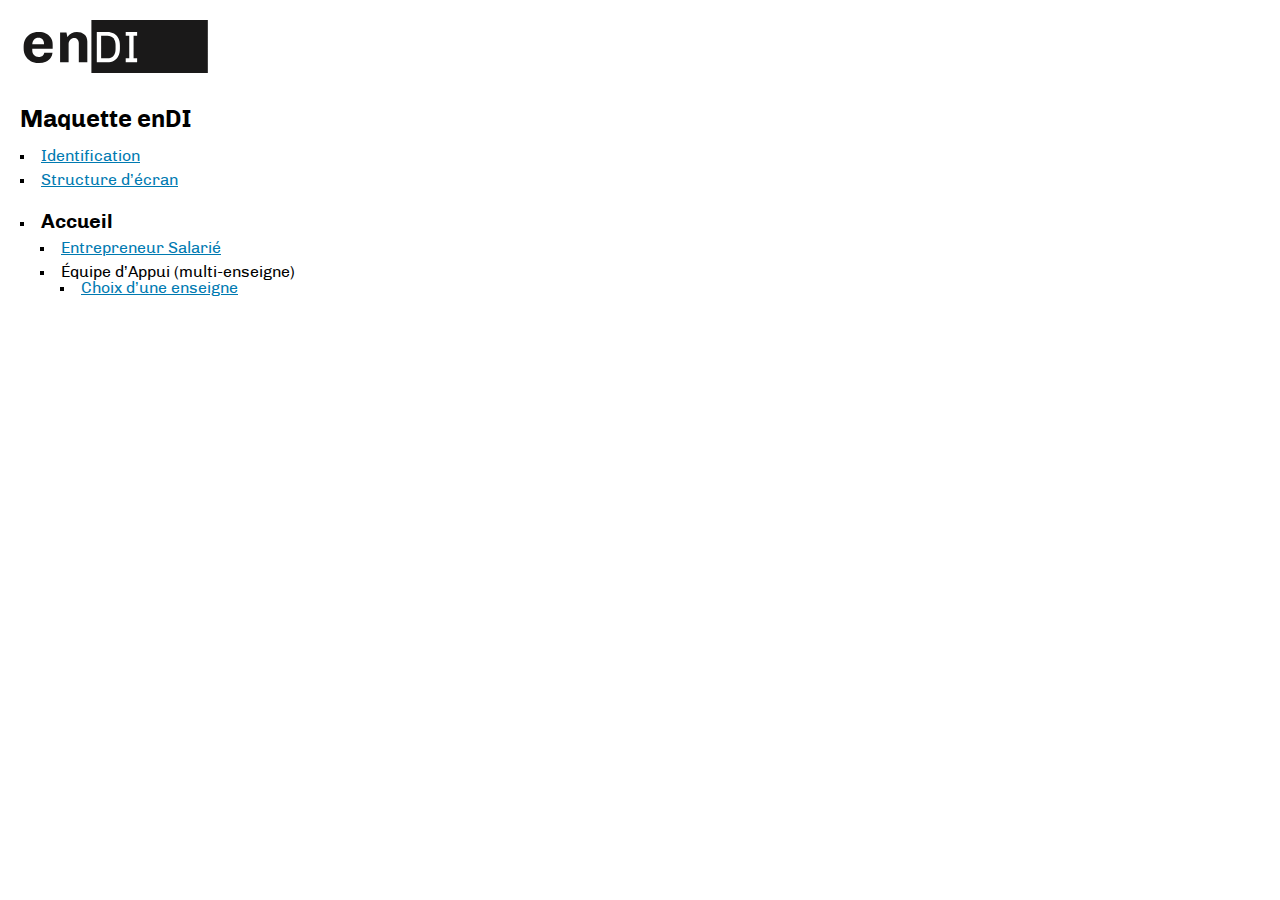
<file: index.html>
<!DOCTYPE html>
<html lang="fr">
<head>
	<meta charset="utf-8" />
	<title>Maquette enDI</title>
	<meta name="viewport" content="width=device-width,initial-scale=1,minimal-ui">
	<link rel="stylesheet" href="css/main.css" type="text/css" media="screen,projection,print">
	<style type="text/css">
		body {
			padding: 20px;
		}
		h1 {
			margin: 2rem 0 1rem;
		}
		h2 {
			display: inline-block;
			margin: 1rem 0 .5rem;
		}
		li {
			margin-bottom: .5rem;
		}
		ul ul {
			margin-left: 20px;
		}
	</style>
</head>
<body>
	<img width="188" height="53" alt="Logo enDI - entreprendre DIFFÉREMMENT" title="entreprendre DIFFÉREMMENT"src="resources/endi_logo-noir.svg">
	<h1>Maquette enDI</h1>
	
	<ul>
		<li><a href="html/identification.html">Identification</a></li>
		<li><a href="html/layout.html">Structure d’écran</a></li>
		<li>
			<h2>Accueil</h2>
			<ul>
				<li><a href="html/accueilES.html">Entrepreneur Salarié</a></li>
				<li>Équipe d’Appui (multi-enseigne)
					<ul>
						<li>
							<a href="html/accueilEA_multi_enseigne.html">Choix d’une enseigne</a>
						</li>
					</ul>
				</li>
			</ul>
		</li>
	</ul>
</body>
</html>
</file>
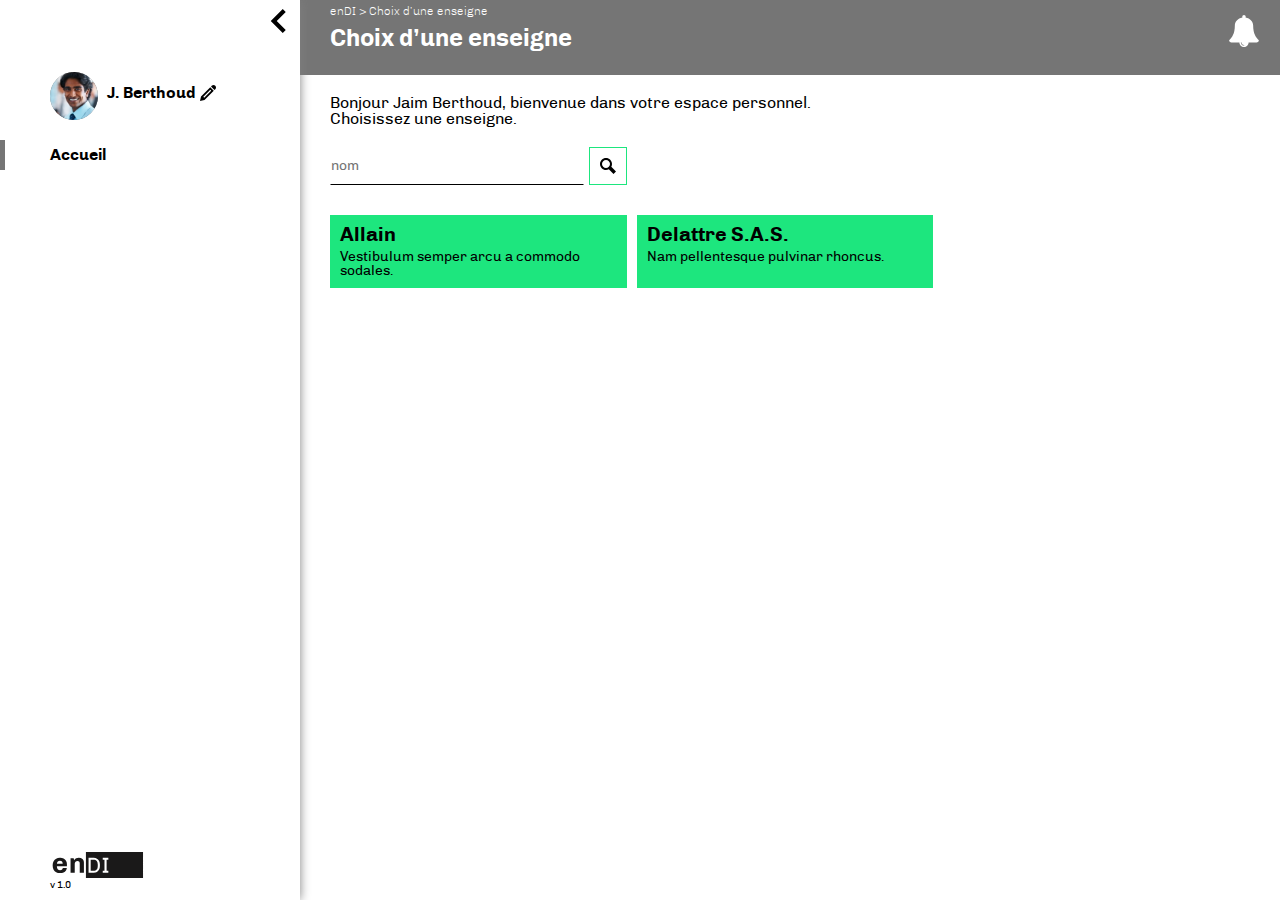
<file: html/accueilEA_multi_enseigne.html>
<!DOCTYPE html>
<html lang="fr">
<head>
	<meta charset="utf-8" />
	<title>Choix d’une enseigne – enDI</title>
	<meta name="viewport" content="width=device-width,initial-scale=1,minimal-ui">
	<link rel="stylesheet" href="../css/main.css" type="text/css" media="screen,projection,print">
</head>
<body class="theme_default">
	<div class="base_layout layout flex screen">
		<div id="demo_base_menu" class="base_menu flex">
			<p class="access_tools" role="navigation" aria-label="page">
				<a href="#target_content">aller au contenu</a>
				<a href="#target_menu">au menu</a>
			</p>
			<ul class="menu_tools">
				<li class="menu">
					<a href="javascript:void(0);" onclick="toggleOpen('demo_base_menu');" title="afficher le menu" class="icon">
						<svg><use href="../resources/icons.svg#menu" xlink:href="../resources/icons.svg#menu"></use></svg>
						<span class="screen-reader-text">afficher le menu</span>
					</a>
				</li>
				<li class="menu_size mini">
					<a href="javascript:void(0);" onclick="resize('menu');" title="minimiser le menu" class="icon">
						<svg><use href="../resources/icons.svg#arrow-triangle-left" xlink:href="../resources/icons.svg#arrow-triangle-left"></use></svg>
						<span class="screen-reader-text">minimiser le menu</span>
					</a>
				</li>
				<li class="menu_size maxi">
					<a href="javascript:void(0);" onclick="resize('menu');" title="maximiser le menu" class="icon menu_size">
						<svg><use href="../resources/icons.svg#arrow-triangle-right" xlink:href="../resources/icons.svg#arrow-triangle-right"></use></svg>
						<span class="screen-reader-text">maximiser le menu</span>
					</a>
				</li>
			</ul>
			<header>
				<span class="user_avatar">
					<img width="256" height="256" alt="Jaim Berthoud" src="../resources/photos/user4.jpg">
				</span> 
				<a href="javascript:void(0);" title="modifier votre profil" class="icon edit">
					J. Berthoud
					<svg><use href="../resources/icons.svg#edit" xlink:href="../resources/icons.svg#edit"></use></svg>
					<span class="screen-reader-text">modifier votre profil</span>
				</a>
				<span class="icon theme people" title="vous gérez une personne">
					<svg><use href="../resources/icons.svg#user-full" xlink:href="../resources/icons.svg#user-full"></use></svg>
					<span class="screen-reader-text">vous gérez une personne</span>
				</span>
				<span class="icon theme entity" title="vous gérez une entité">
					<svg><use href="../resources/icons.svg#entity" xlink:href="../resources/icons.svg#entity"></use></svg>
					<span class="screen-reader-text">vous gérez une enseigne</span>
				</span>
			</header>
			<nav id="target_menu" role="navigation">
				<ul>
					<li class="current_item"><a href="javascript:void(0);">Accueil</a></li>
				</ul>
			</nav>
			<footer>
				<img width="94" height="26" alt="Logo enDI - entreprendre DIFFÉREMMENT" title="entreprendre DIFFÉREMMENT" src="../resources/endi_logo-noir.svg"><br>
				v 1.0
			</footer>
		</div>
		<div class="base_content layout flex">
			<header id="demo_main_header" class="main_header" role="banner">
				<div class="header_content layout flex">
					<div>
						<p class="breadcrumbs">
							enDI > Choix d’une enseigne
						</p>
						<h1>
							Choix d’une enseigne
						</h1>
					</div>
					<ul class="layout flex tools">
						<li>
							<a href="javascript:void(0);" onclick="showNotifs();" title="pas de notification" class="icon">
								<svg><use href="../resources/icons.svg#bell" xlink:href="../resources/icons.svg#bell"></use></svg>
								<span class="screen-reader-text">pas de notification</span>
							</a>
						</li>
					</ul>
				</div>
			</header>
			<div class="main_area">
				<main id="target_content" class="" role="main">
					<div class="main_content">
						<p class="message">
							Bonjour Jaim Berthoud, bienvenue dans votre espace personnel.<br>
							Choisissez une enseigne.
						</p>
						<div class="entities_choice">
							<form>
								<div class="layout flex search_form">
									<label for="cal_search" class="screen-reader-text">Rechercher par nom</label>
									<input type="text" id="cal_search" placeholder="nom" title="Rechercher par nom">
									<button type="submit" class="icon only" title="Rechercher">
										<svg><use href="../resources/icons.svg#search" xlink:href="../resources/icons.svg#search"></use></svg>
										<span class="screen-reader-text">Rechercher</span>
									</button>
								</div>
							</form>
							<ul class="layout flex">
								<li>
									<a href="javascript:void(0);" title="Accéder à la gestion de l’entité Allain">
										<h2><span class="screen-reader-text">Accéder à la gestion de l’entité </span>Allain</h2>
										<p>
											Vestibulum semper arcu a commodo sodales.
										</p>										
									</a>
								</li>
								<li>
									<a href="javascript:void(0);" title="Accéder à la gestion de l’entité Delattre S.A.S.">
										<h2><span class="screen-reader-text">Accéder à la gestion de l’entité </span>Delattre S.A.S.</h2>
										<p>
											Nam pellentesque pulvinar rhoncus.
										</p>										
									</a>
								</li>
							</ul>
						</div>
					</div>
				</main>
<!-- 
				<div class="context_help" role="complementary">
					Aide contextuelle (optionnel)
				</div>
 -->
			</div>
		</div>
	</div>
	<div id="notifications" class="notifications">
		<h2 class="screen-reader-text">Notifications</h2>
		<ul>
			<li class="success">
				<span class="icon">
					<svg><use href="../resources/icons.svg#check" xlink:href="../resources/icons.svg#check"></use></svg>
				</span>
				<span class="text">La facture EP001-190401 a été validée.</span>
				<a href="javascript:void(0);" title="Fermer cette notification" onclick="toggleOpen( this.parentNode );" class="icon close">
					<svg><use href="../resources/icons.svg#cross" xlink:href="../resources/icons.svg#cross"></use></svg>
					<span class="screen-reader-text">Fermer cette notification</span>
				</a>
			</li>
			<li class="neutral">
				<span class="icon">
					<svg><use href="../resources/icons.svg#clock" xlink:href="../resources/icons.svg#clock"></use></svg>
				</span>
				<span class="text">Vous avez rendez-vous avec Cécile Legrand demain.</span>
				<a href="javascript:void(0);" title="Fermer cette notification" onclick="toggleOpen( this.parentNode );" class="icon close">
					<svg><use href="../resources/icons.svg#cross" xlink:href="../resources/icons.svg#cross"></use></svg>
					<span class="screen-reader-text">Fermer cette notification</span>
				</a>
			</li>
		</ul>
	</div>

<script src="../js/demoScript.js"></script>

</body>
</html>
</file>
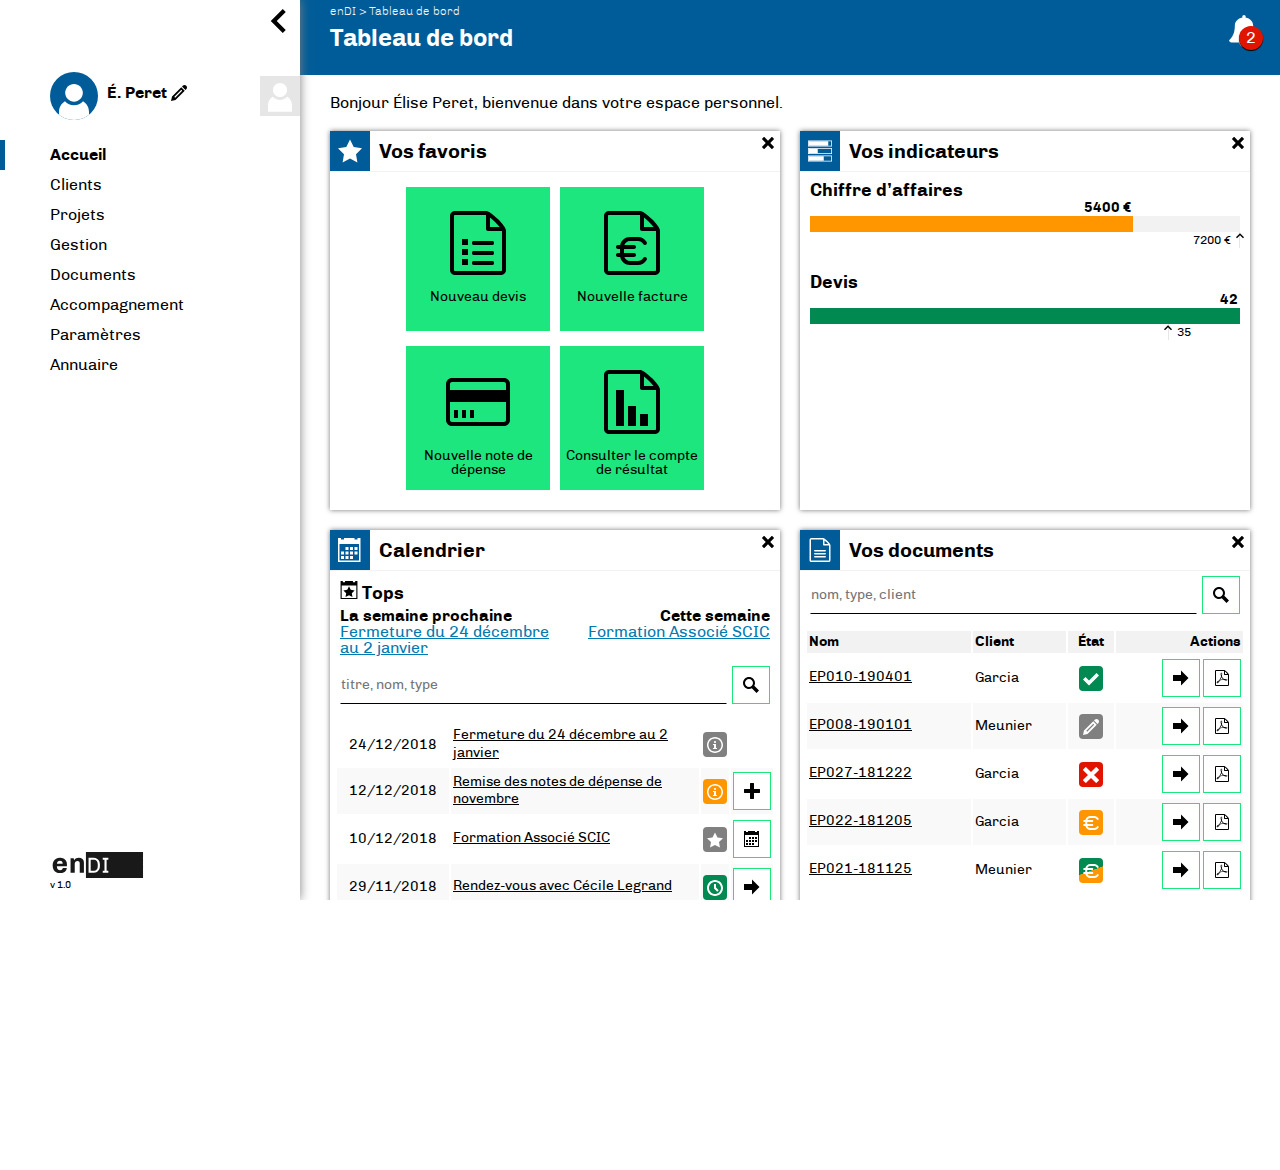
<file: html/accueilES.html>
<!DOCTYPE html>
<html lang="fr">
<head>
	<meta charset="utf-8" />
	<title>Tableau de bord – enDI</title>
	<meta name="viewport" content="width=device-width,initial-scale=1,minimal-ui">
	<link rel="stylesheet" href="../css/main.css" type="text/css" media="screen,projection,print">
</head>
<body class="theme_manage_people">
	<div class="base_layout layout flex screen">
		<div id="demo_base_menu" class="base_menu flex">
			<p class="access_tools" role="navigation" aria-label="page">
				<a href="#target_content">aller au contenu</a>
				<a href="#target_menu">au menu</a>
			</p>
			<ul class="menu_tools">
				<li class="menu">
					<a href="javascript:void(0);" onclick="toggleOpen('demo_base_menu');" title="afficher le menu" class="icon">
						<svg><use href="../resources/icons.svg#menu" xlink:href="../resources/icons.svg#menu"></use></svg>
						<span class="screen-reader-text">afficher le menu</span>
					</a>
				</li>
				<li class="menu_size mini">
					<a href="javascript:void(0);" onclick="resize('menu');" title="minimiser le menu" class="icon">
						<svg><use href="../resources/icons.svg#arrow-triangle-left" xlink:href="../resources/icons.svg#arrow-triangle-left"></use></svg>
						<span class="screen-reader-text">minimiser le menu</span>
					</a>
				</li>
				<li class="menu_size maxi">
					<a href="javascript:void(0);" onclick="resize('menu');" title="maximiser le menu" class="icon menu_size">
						<svg><use href="../resources/icons.svg#arrow-triangle-right" xlink:href="../resources/icons.svg#arrow-triangle-right"></use></svg>
						<span class="screen-reader-text">maximiser le menu</span>
					</a>
				</li>
			</ul>
			<header>
				<span class="user_avatar">
					<svg><use href="../resources/icons.svg#user" xlink:href="../resources/icons.svg#user"></use></svg>
				</span> 
				<a href="javascript:void(0);" title="modifier votre profil" class="icon edit">
					É. Peret
					<svg><use href="../resources/icons.svg#edit" xlink:href="../resources/icons.svg#edit"></use></svg>
					<span class="screen-reader-text">modifier votre profil</span>
				</a>
				<span class="icon theme people" title="vous gérez une personne">
					<svg><use href="../resources/icons.svg#user-full" xlink:href="../resources/icons.svg#user-full"></use></svg>
					<span class="screen-reader-text">vous gérez une personne</span>
				</span>
				<span class="icon theme entity" title="vous gérez une entité">
					<svg><use href="../resources/icons.svg#entity" xlink:href="../resources/icons.svg#entity"></use></svg>
					<span class="screen-reader-text">vous gérez une enseigne</span>
				</span>
			</header>
			<nav id="target_menu" role="navigation">
				<ul>
					<li class="current_item"><a href="javascript:void(0);">Accueil</a></li>
					<li><a href="javascript:void(0);">Clients</a></li>
					<li><a href="javascript:void(0);">Projets</a></li>
					<li><a href="javascript:void(0);">Gestion</a></li>
					<li><a href="javascript:void(0);">Documents</a></li>
					<li><a href="javascript:void(0);">Accompagnement</a></li>
					<li><a href="javascript:void(0);">Paramètres</a></li>
					<li><a href="javascript:void(0);">Annuaire</a></li>
				</ul>
			</nav>
			<footer>
				<img width="94" height="26" alt="Logo enDI - entreprendre DIFFÉREMMENT" title="entreprendre DIFFÉREMMENT" src="../resources/endi_logo-noir.svg"><br>
				v 1.0
			</footer>
		</div>
		<div class="base_content layout flex">
			<header id="demo_main_header" class="main_header" role="banner">
				<div class="header_content layout flex">
					<div>
						<p class="breadcrumbs">
							enDI > Tableau de bord
						</p>
						<h1>
							Tableau de bord
						</h1>
					</div>
					<ul class="layout flex tools">
						<li>
							<a href="javascript:void(0);" onclick="showNotifs();" title="2 notifications" class="icon">
								<svg><use href="../resources/icons.svg#bell" xlink:href="../resources/icons.svg#bell"></use></svg>
								<span class="bubble">2</span><span class="screen-reader-text"> notifications</span>
							</a>
						</li>
					</ul>
				</div>
			</header>
			<div class="main_area">
				<main id="target_content" class="" role="main">
					<div class="main_content">
						<p class="message">
							Bonjour Élise Peret, bienvenue dans votre espace personnel.
						</p>
						<div class="layout flex dashboard">
							<div class="dash_elem"><!--  favoris -->
								<h2>
									<span class="icon">
										<svg><use href="../resources/icons.svg#star-full" xlink:href="../resources/icons.svg#star-full"></use></svg>
									</span>
									Vos favoris
									<a href="javascript:void(0);" title="Ne plus afficher ce panneau" class="icon close">
										<svg><use href="../resources/icons.svg#cross" xlink:href="../resources/icons.svg#cross"></use></svg>
										<span class="screen-reader-text">Ne plus afficher ce panneau</span>
									</a>
								</h2>
								<ul class="layout flex favourites">
									<li>
										<a href="javascript:void(0);" title="Créer un nouveau devis">
											<svg><use href="../resources/icons.svg#file-list" xlink:href="../resources/icons.svg#file-list"></use></svg>
											Nouveau devis
										</a>
									</li>
									<li>
										<a href="javascript:void(0);" title="Créer une nouvelle facture">
											<svg><use href="../resources/icons.svg#file-euro" xlink:href="../resources/icons.svg#file-euro"></use></svg>
											Nouvelle facture
										</a>
									</li>
									<li>
										<a href="javascript:void(0);" title="Créer une nouvelle note de dépense">
											<svg><use href="../resources/icons.svg#credit-card" xlink:href="../resources/icons.svg#credit-card"></use></svg>
											Nouvelle note de dépense
										</a>
									</li>
									<li>
										<a href="javascript:void(0);" title="Consulter le compte de résultat">
											<svg><use href="../resources/icons.svg#file-stats" xlink:href="../resources/icons.svg#file-stats"></use></svg>
											Consulter le compte de résultat
										</a>
									</li>
								</ul>
							</div>
							<div class="dash_elem"><!--  indicateurs -->
								<h2>
									<span class="icon">
										<svg><use href="../resources/icons.svg#stats" xlink:href="../resources/icons.svg#stats"></use></svg>
									</span>
									Vos indicateurs
									<a href="javascript:void(0);" title="Ne plus afficher ce panneau" class="icon close">
										<svg><use href="../resources/icons.svg#cross" xlink:href="../resources/icons.svg#cross"></use></svg>
										<span class="screen-reader-text">Ne plus afficher ce panneau</span>
									</a>
								</h2>
								<h3>Chiffre d’affaires</h3>
								<div class="progress_indicator">
									<progress min="0" max="100" value="75" class="caution" title="75% de votre objectif réalisé">
									</progress>
									<span class="value_info current" style="width:75%;">
										<span class="screen-reader-text">75% réalisé : </span>5400 €
									</span>
									<span class="value_info target" style="left:100%;">
										<span class="screen-reader-text">votre objectif : </span>7200 €
										<svg><use href="../resources/icons.svg#arrow-triangle-up" xlink:href="../resources/icons.svg#arrow-triangle-up"></use></svg>
									</span>
								</div>
								<h3>Devis</h3>
								<div class="progress_indicator">
									<progress min="0" max="100" value="100" class="positive" title="120% de votre objectif réalisé">
									</progress>
									<span class="value_info current" style="width:100%;">
										<span class="screen-reader-text">120% réalisé : </span>42
									</span>
									<span class="value_info target" style="left:83.33%;">
										<span class="screen-reader-text">votre objectif : </span>35
										<svg><use href="../resources/icons.svg#arrow-triangle-up" xlink:href="../resources/icons.svg#arrow-triangle-up"></use></svg>
									</span>
								</div>
<!-- 
								<h3>Factures</h3>
								<div class="progress_indicator">
									<progress min="0" max="100" value="5" class="negative" title="5% de votre objectif réalisé">
									</progress>
									<span class="value_info current" style="width:5%;">
										<span class="screen-reader-text">5% réalisé : </span>400 €
									</span>
									<span class="value_info target" style="left:100%;">
										<span class="screen-reader-text">votre objectif : </span>8000 €
										<svg><use href="../resources/icons.svg#arrow-triangle-up" xlink:href="../resources/icons.svg#arrow-triangle-up"></use></svg>
									</span>
								</div>
 -->
							</div>
							<div class="dash_elem"><!--  calendrier -->
								<h2>
									<span class="icon">
										<svg><use href="../resources/icons.svg#calendar" xlink:href="../resources/icons.svg#calendar"></use></svg>
									</span>
									Calendrier
									<a href="javascript:void(0);" title="Ne plus afficher ce panneau" class="icon close">
										<svg><use href="../resources/icons.svg#cross" xlink:href="../resources/icons.svg#cross"></use></svg>
										<span class="screen-reader-text">Ne plus afficher ce panneau</span>
									</a>
								</h2>
								<div>
									<h3>
										<svg><use href="../resources/icons.svg#calendar-star" xlink:href="../resources/icons.svg#calendar-star"></use></svg>
										Tops
									</h3>
									<div class="layout flex calendar_top">
										<div>
											<h4>La semaine prochaine</h4>
											<p>
												<a href="javascript:void(0);">Fermeture du 24 décembre au 2 janvier</a>
											</p>
										</div>
										<div>
											<h4>Cette semaine</h4>
											<p>
												<a href="javascript:void(0);">Formation Associé SCIC</a>
											</p>
										</div>
									</div>
								</div>
								<form>
									<div class="layout flex search_form">
										<label for="cal_search" class="screen-reader-text">Rechercher par titre, nom d’accompagnant ou type d’événement</label>
										<input type="text" id="cal_search" placeholder="titre, nom, type" title="Rechercher par titre, nom d’accompagnant ou type d’événement">
										<button type="submit" class="icon only" title="Rechercher">
											<svg><use href="../resources/icons.svg#search" xlink:href="../resources/icons.svg#search"></use></svg>
											<span class="screen-reader-text">Rechercher</span>
										</button>
									</div>
								</form>
								<table>
									<thead>
										<tr>
											<th scope="col" class="colDate screen-reader-text">Date</th>											
											<th scope="col" class="colText screen-reader-text">Intitulé</th>
											<th scope="col" class="colState screen-reader-text">État</th>
											<th scope="col" class="colActions screen-reader-text">Actions</th>
										</tr>
									</thead>
									<tbody>
										<tr title="Fermeture de décembre">
											<td class="colDate">
												24/12/2018
											</td>
											<td class="colText"><a href="javascript:void(0);">Fermeture du 24 décembre au 2 janvier</a></td>
											<td class="colState">
												<span class="icon state"><svg><use href="../resources/icons.svg#info" xlink:href="../resources/icons.svg#info"></use></svg></span>
												<span class="screen-reader-text">Fermeture de décembre</span>
											</td>
											<td class="colActions">
											</td>
										</tr>
										<tr title="Date limite pour la remise des notes de dépense de novembre">
											<td class="colDate">
												12/12/2018
											</td>
											<td class="colText"><a href="javascript:void(0);">Remise des notes de dépense de novembre</a></td>
											<td class="colState">
												<span class="icon state caution"><svg><use href="../resources/icons.svg#info" xlink:href="../resources/icons.svg#info"></use></svg></span>
												<span class="screen-reader-text">Date limite pour la remise des notes de dépense de novembre</span>
											</td>
											<td class="colActions">
												<button class="icon only" title="Ajouter une note de dépense">
													<span class="screen-reader-text">Ajouter une note de dépense</span>
													<svg><use href="../resources/icons.svg#plus" xlink:href="../resources/icons.svg#plus"></use></svg>
												</button>
											</td>
										</tr>
										<tr title="Formation - Recommandée par Cécile Legrand">
											<td class="colDate">
												10/12/2018
											</td>
											<td class="colText"><a href="javascript:void(0);">Formation Associé SCIC</a></td>
											<td class="colState">
												<span class="icon state"><svg><use href="../resources/icons.svg#star-full" xlink:href="../resources/icons.svg#star-full"></use></svg></span>
												<span class="screen-reader-text">Formation - Recommandée par Cécile Legrand</span>
											</td>
											<td class="colActions">
												<button class="icon only" title="S’inscrire à cette événement">
													<span class="screen-reader-text">S’inscrire à cette événement</span>
													<svg><use href="../resources/icons.svg#calendar" xlink:href="../resources/icons.svg#calendar"></use></svg>
												</button>
											</td>
										</tr>
										<tr title="Rendez-vous - Programmé">
											<td class="colDate">
												29/11/2018
											</td>
											<td class="colText"><a href="javascript:void(0);">Rendez-vous avec Cécile Legrand</a></td>
											<td class="colState">
												<span class="icon state valid"><svg><use href="../resources/icons.svg#clock" xlink:href="../resources/icons.svg#clock"></use></svg></span>
												<span class="screen-reader-text">Rendez-vous - Programmé</span>
											</td>
											<td class="colActions">
												<button class="icon only" title="Voir cet événement">
													<span class="screen-reader-text">Voir cet événement</span>
													<svg><use href="../resources/icons.svg#arrow-right" xlink:href="../resources/icons.svg#arrow-right"></use></svg>
												</button>
											</td>
										</tr>
										<tr title="Atelier - Terminé">
											<td class="colDate">
												16/11/2018
											</td>
											<td class="colText"><a href="javascript:void(0);">Atelier clôture des comptes</a></td>
											<td class="colState">
												<span class="icon state done"><svg><use href="../resources/icons.svg#check" xlink:href="../resources/icons.svg#check"></use></svg></span>
												<span class="screen-reader-text">Atelier - Terminé</span>
											</td>
											<td class="colActions">
											</td>
										</tr>
										<tr title="Atelier - Reporté">
											<td class="colDate">
												28/10/2018
											</td>
											<td class="colText"><a href="javascript:void(0);">Atelier clôture des comptes</a></td>
											<td class="colState">
												<span class="icon state invalid"><svg><use href="../resources/icons.svg#cross" xlink:href="../resources/icons.svg#cross"></use></svg></span>
												<span class="screen-reader-text">Atelier - Reporté</span>
											</td>
											<td class="colActions">
											</td>
										</tr>
									</tbody>
								</table>
							</div>
							<div class="dash_elem"><!--  documents -->
								<h2>
									<span class="icon">
										<svg><use href="../resources/icons.svg#file-text" xlink:href="../resources/icons.svg#file-text"></use></svg>
									</span>
									Vos documents
									<a href="javascript:void(0);" title="Ne plus afficher ce panneau" class="icon close">
										<svg><use href="../resources/icons.svg#cross" xlink:href="../resources/icons.svg#cross"></use></svg>
										<span class="screen-reader-text">Ne plus afficher ce panneau</span>
									</a>
								</h2>
								<form>
									<div class="layout flex search_form">
										<label for="doc_search" class="screen-reader-text">Rechercher par nom ou type de document, par client</label>
										<input type="text" id="doc_search" placeholder="nom, type, client" title="Rechercher par nom ou type de document, par client">
										<button type="submit" class="icon only" title="Rechercher">
											<svg><use href="../resources/icons.svg#search" xlink:href="../resources/icons.svg#search"></use></svg>
											<span class="screen-reader-text">Rechercher</span>
										</button>
									</div>
								</form>
								<table>
									<thead>
										<tr>
											<th scope="col" class="colText">Nom</th>
											<th scope="col" class="colText">Client</th>
											<th scope="col" class="colState">État</th>
											<th scope="col" class="colActions">Actions</th>
										</tr>
									</thead>
									<tbody>
										<tr title="Facture - Validée">
											<td class="colText"><a href="javascript:void(0);">EP010-190401</a></td>
											<td class="colText">Garcia</td>
											<td class="colState">
												<span class="icon state success"><svg><use href="../resources/icons.svg#check" xlink:href="../resources/icons.svg#check"></use></svg></span>
												<span class="screen-reader-text">Facture - Validée</span>
											</td>
											<td class="colActions">
												<button class="icon only" title="Voir la facture">
													<span class="screen-reader-text">Voir la facture</span>
													<svg><use href="../resources/icons.svg#arrow-right" xlink:href="../resources/icons.svg#arrow-right"></use></svg>
												</button>
												<button class="icon only" title="Télécharger la facture au format pdf">
													<span class="screen-reader-text">Télécharger la facture au format pdf</span>
													<svg><use href="../resources/icons.svg#file-pdf" xlink:href="../resources/icons.svg#file-pdf"></use></svg>
												</button>
											</td>
										</tr>
										<tr title="Devis - Brouillon">
											<td class="colText"><a href="javascript:void(0);">EP008-190101</a></td>
											<td class="colText">Meunier</td>
											<td class="colState">
												<span class="icon state draft"><svg><use href="../resources/icons.svg#edit" xlink:href="../resources/icons.svg#edit"></use></svg></span>
												<span class="screen-reader-text">Devis - Brouillon</span>
											</td>
											<td class="colActions">
												<button class="icon only" title="Voir le devis">
													<span class="screen-reader-text">Voir le devis</span>
													<svg><use href="../resources/icons.svg#arrow-right" xlink:href="../resources/icons.svg#arrow-right"></use></svg>
												</button>
												<button class="icon only" title="Télécharger le devis au format pdf">
													<span class="screen-reader-text">Télécharger le devis au format pdf</span>
													<svg><use href="../resources/icons.svg#file-pdf" xlink:href="../resources/icons.svg#file-pdf"></use></svg>
												</button>
											</td>
										</tr>
										<tr title="Devis - Refusé">
											<td class="colText"><a href="javascript:void(0);">EP027-181222</a></td>
											<td class="colText">Garcia</td>
											<td class="colState">
												<span class="icon state invalid"><svg><use href="../resources/icons.svg#cross" xlink:href="../resources/icons.svg#cross"></use></svg></span>
												<span class="screen-reader-text">Devis - Refusé</span>
											</td>
											<td class="colActions">
												<button class="icon only" title="Voir le devis">
													<span class="screen-reader-text">Voir le devis</span>
													<svg><use href="../resources/icons.svg#arrow-right" xlink:href="../resources/icons.svg#arrow-right"></use></svg>
												</button>
												<button class="icon only" title="Télécharger le devis au format pdf">
													<span class="screen-reader-text">Télécharger le devis au format pdf</span>
													<svg><use href="../resources/icons.svg#file-pdf" xlink:href="../resources/icons.svg#file-pdf"></use></svg>
												</button>
											</td>
										</tr>
										<tr title="Facture - Non payée depuis moins de 45 jours">
											<td class="colText"><a href="javascript:void(0);">EP022-181205</a></td>
											<td class="colText">Garcia</td>
											<td class="colState">
												<span class="icon state unpaid"><svg><use href="../resources/icons.svg#euro" xlink:href="../resources/icons.svg#euro"></use></svg></span>
												<span class="screen-reader-text">Facture - Non payée</span>
											</td>
											<td class="colActions">
												<button class="icon only" title="Voir la facture">
													<span class="screen-reader-text">Voir la facture</span>
													<svg><use href="../resources/icons.svg#arrow-right" xlink:href="../resources/icons.svg#arrow-right"></use></svg>
												</button>
												<button class="icon only" title="Télécharger la facture au format pdf">
													<span class="screen-reader-text">Télécharger la facture au format pdf</span>
													<svg><use href="../resources/icons.svg#file-pdf" xlink:href="../resources/icons.svg#file-pdf"></use></svg>
												</button>
											</td>
										</tr>
										<tr title="Facture - Partiellement payée">
											<td class="colText"><a href="javascript:void(0);">EP021-181125</a></td>
											<td class="colText">Meunier</td>
											<td class="colState">
												<span class="icon state partial_unpaid"><svg><use href="../resources/icons.svg#euro" xlink:href="../resources/icons.svg#euro"></use></svg></span>
												<span class="screen-reader-text">Facture - Non payée</span>
											</td>
											<td class="colActions">
												<button class="icon only" title="Voir la facture">
													<span class="screen-reader-text">Voir la facture</span>
													<svg><use href="../resources/icons.svg#arrow-right" xlink:href="../resources/icons.svg#arrow-right"></use></svg>
												</button>
												<button class="icon only" title="Télécharger la facture au format pdf">
													<span class="screen-reader-text">Télécharger la facture au format pdf</span>
													<svg><use href="../resources/icons.svg#file-pdf" xlink:href="../resources/icons.svg#file-pdf"></use></svg>
												</button>
											</td>
										</tr>
									</tbody>
<!-- 
									<tfoot>
										<tr>
											<td colspan="4" class="colActions">
												<button>
													Nouvelle facture
												</button>
												<button>
													Nouveau devis
												</button>
											</td>
										</tr>
									</tfoot>
 -->
								</table>
							</div>
							<div class="dash_elem"><!--  transactions -->
								<h2>
									<span class="icon">
										<svg><use href="../resources/icons.svg#coin-euro" xlink:href="../resources/icons.svg#coin-euro"></use></svg>
									</span>
									Transactions
									<a href="javascript:void(0);" title="Ne plus afficher ce panneau" class="icon close">
										<svg><use href="../resources/icons.svg#cross" xlink:href="../resources/icons.svg#cross"></use></svg>
										<span class="screen-reader-text">Ne plus afficher ce panneau</span>
									</a>
								</h2>
								<h3>
									Encaissements
								</h3>
								<table>
									<thead>
										<tr>
											<th scope="col" class="colDate screen-reader-text">Date</th>											
											<th scope="col" class="colText screen-reader-text">Intitulé</th>
											<th scope="col" class="colNumber screen-reader-text">Montant</th>
										</tr>
									</thead>
									<tbody>
										<tr>
											<td class="colDate">
												24/11/2018
											</td>
											<td class="colText"><a href="javascript:void(0);">Réglement par virement</a></td>
											<td class="colNumber">
												562,28&nbsp;€
											</td>
										</tr>
										<tr>
											<td class="colDate">
												16/11/2018
											</td>
											<td class="colText"><a href="javascript:void(0);">Réglement par virement</a></td>
											<td class="colNumber">
												375,09&nbsp;€
											</td>
										</tr>
									</tbody>
								</table>
								<h3>
									Remboursements et salaires
								</h3>
								<table>
									<thead>
										<tr>
											<th scope="col" class="colDate screen-reader-text">Date</th>											
											<th scope="col" class="colText screen-reader-text">Intitulé</th>
											<th scope="col" class="colNumber screen-reader-text">Montant</th>
											<th scope="col" class="colState screen-reader-text">Statut</th>
										</tr>
									</thead>
									<tbody>
										<tr title="Virement du salaire - Programmé">
											<td class="colDate">
												30/12/2018
											</td>
											<td class="colText"><a href="javascript:void(0);">Salaire</a></td>
											<td class="colNumber">
												1075,28&nbsp;€
											</td>
											<td class="colState">
												<span class="icon state"><svg><use href="../resources/icons.svg#clock" xlink:href="../resources/icons.svg#clock"></use></svg></span>
											</td>
										</tr>
										<tr title="Remboursement de frais - Programmé">
											<td class="colDate">
												10/12/2018
											</td>
											<td class="colText"><a href="javascript:void(0);">Remboursement de frais</a></td>
											<td class="colNumber">
												96,51&nbsp;€
											</td>
											<td class="colState">
												<span class="icon state"><svg><use href="../resources/icons.svg#clock" xlink:href="../resources/icons.svg#clock"></use></svg></span>
											</td>
										</tr>
										<tr title="Virement du salaire - Effectué">
											<td class="colDate">
												30/11/2018
											</td>
											<td class="colText"><a href="javascript:void(0);">Salaire</a></td>
											<td class="colNumber">
												1075,28&nbsp;€
											</td>
											<td class="colState">
												<span class="icon state valid"><svg><use href="../resources/icons.svg#check" xlink:href="../resources/icons.svg#check"></use></svg></span>
											</td>
										</tr>
									</tbody>
								</table>
							</div>
							<div class="dash_elem"><!--  vie de la CAE -->
								<h2>
									<span class="icon">
										<svg><use href="../resources/icons.svg#news" xlink:href="../resources/icons.svg#news"></use></svg>
									</span>
									Vie de la CAE
									<a href="javascript:void(0);" title="Ne plus afficher ce panneau" class="icon close">
										<svg><use href="../resources/icons.svg#cross" xlink:href="../resources/icons.svg#cross"></use></svg>
										<span class="screen-reader-text">Ne plus afficher ce panneau</span>
									</a>
								</h2>
								<ul class="events">
									<li>
										<h3>Nouvelle promotion</h3>
										<p>
											La nouvelle promotion <strong>NovScoop</strong> nous a rejoint début novembre. <a href="javascript:void(0);">Retrouvez-les sur le blog.</a>
										</p>
									</li>
									<li>
										<h3>Trimestrielle</h3>
										<p>
											Les supports et les photos de la trimestrielle de rentrée sont <a href="javascript:void(0);">disponibles au téléchargement</a>.
										</p>
									</li>
								</ul>
							</div>
							<div class="dash_elem"><!--  linkedIn -->
								<h2>
									<span class="icon">
										<svg><use href="../resources/icons.svg#linkedin" xlink:href="../resources/icons.svg#linkedin"></use></svg>
									</span>
									Votre mur LinkedIn
									<a href="javascript:void(0);" title="Ne plus afficher ce panneau" class="icon close">
										<svg><use href="../resources/icons.svg#cross" xlink:href="../resources/icons.svg#cross"></use></svg>
										<span class="screen-reader-text">Ne plus afficher ce panneau</span>
									</a>
								</h2>
								<ul class="social_wall">
									<li>
										<img width="256" height="256" alt="Kevin Martin" src="../resources/photos/user2.jpg">
										<div>
											<h5><a href="javascript:void(0);">Proin ut risus sed</a> <time>
3 décembre 2018 - 16:15</time></h5>
											<p>
												Aenean fringilla posuere ligula vitae viverra. Pellentesque non urna a massa dictum fringilla molestie id mauris. Duis dignissim mollis augue a rhoncus. Mauris viverra congue elit pharetra lobortis.
										</div>
										</p>
									</li>
									<li>
										<img width="256" height="256" alt="Jean Dupont" src="../resources/photos/user5.jpg">
										<div>
											<h5><a href="javascript:void(0);">Nulla accumsan porttitor</a> <time>
3 décembre 2018 - 11:28</time></h5>
											<p>
												Pellentesque non urna a massa dictum fringilla molestie id mauris. Duis dignissim mollis augue a rhoncus. Mauris viverra congue elit pharetra lobortis.
											</p>
										</div>
									</li>
									<li>
										<img width="256" height="256" alt="Lisa Legrand" src="../resources/photos/user3.jpg">
										<div>
											<h5><a href="javascript:void(0);">Donec varius dictum</a> <time>
3 décembre 2018 - 08:54</time></h5>
											<p>
												Suspendisse ac mauris vel sapien egestas scelerisque ut tempus odio. Donec quis turpis eget purus mollis tempor. Quisque convallis hendrerit ipsum in gravida. Sed dui diam, fringilla sit amet sem sit amet, condimentum condimentum dui.
											</p>
										</div>
									</li>
								</ul>
							</div>
							<div class="dash_elem empty layout flex">
								<button class="icon" title="Ajouter un panneau">
									<svg><use href="../resources/icons.svg#plus" xlink:href="../resources/icons.svg#plus"></use></svg>
									Ajouter un panneau
								</button>
							</div>
						</div>
					</div>
				</main>
<!-- 
				<div class="context_help" role="complementary">
					Aide contextuelle (optionnel)
				</div>
 -->
			</div>
		</div>
	</div>
	<div id="notifications" class="notifications">
		<h2 class="screen-reader-text">Notifications</h2>
		<ul>
			<li class="success">
				<span class="icon">
					<svg><use href="../resources/icons.svg#check" xlink:href="../resources/icons.svg#check"></use></svg>
				</span>
				<span class="text">La facture EP001-190401 a été validée.</span>
				<a href="javascript:void(0);" title="Fermer cette notification" onclick="toggleOpen( this.parentNode );" class="icon close">
					<svg><use href="../resources/icons.svg#cross" xlink:href="../resources/icons.svg#cross"></use></svg>
					<span class="screen-reader-text">Fermer cette notification</span>
				</a>
			</li>
			<li class="neutral">
				<span class="icon">
					<svg><use href="../resources/icons.svg#clock" xlink:href="../resources/icons.svg#clock"></use></svg>
				</span>
				<span class="text">Vous avez rendez-vous avec Cécile Legrand demain.</span>
				<a href="javascript:void(0);" title="Fermer cette notification" onclick="toggleOpen( this.parentNode );" class="icon close">
					<svg><use href="../resources/icons.svg#cross" xlink:href="../resources/icons.svg#cross"></use></svg>
					<span class="screen-reader-text">Fermer cette notification</span>
				</a>
			</li>
		</ul>
	</div>

<script src="../js/demoScript.js"></script>

</body>
</html>
</file>
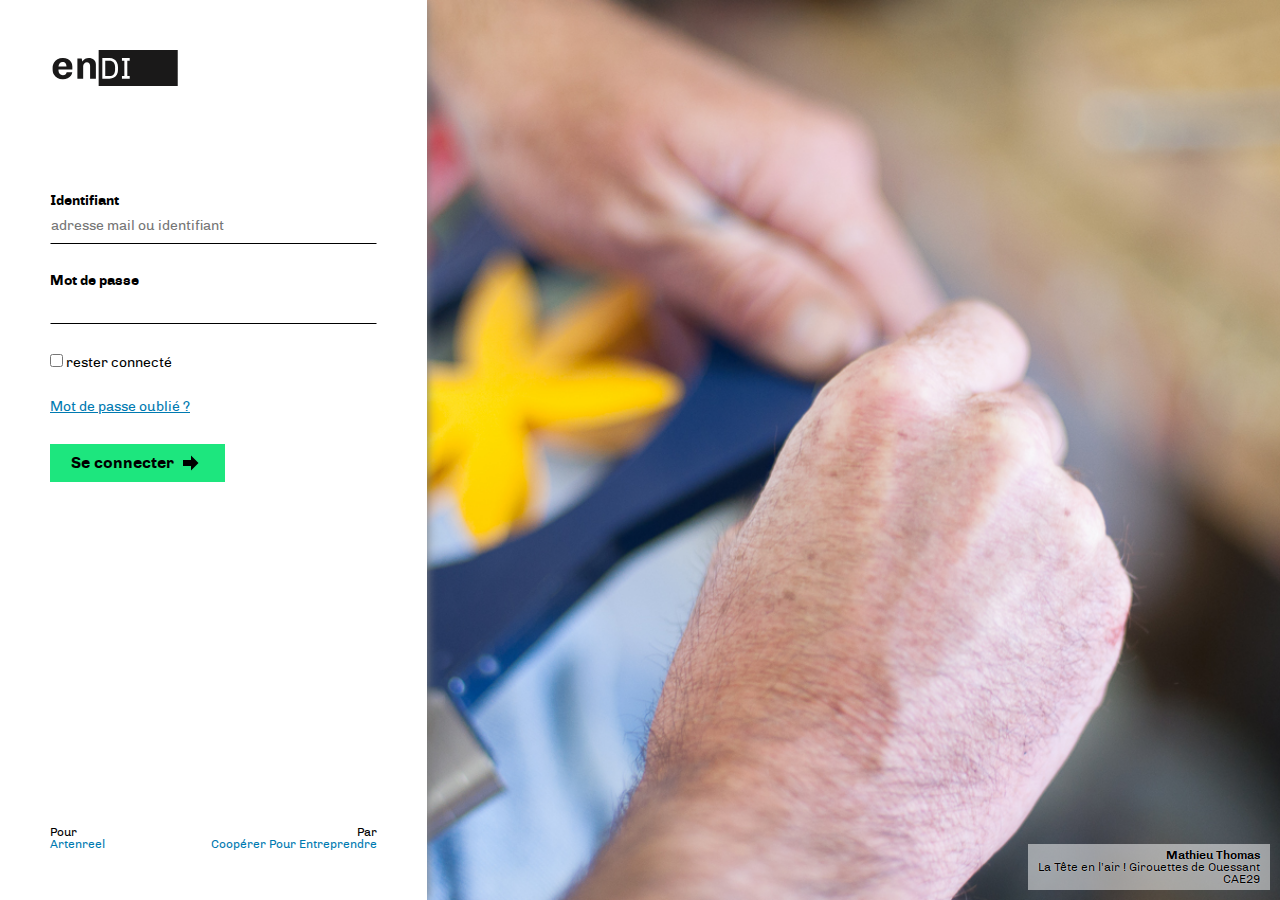
<file: html/identification.html>
<!DOCTYPE html>
<html lang="fr">
<head>
	<meta charset="utf-8" />
	<title>Identification – enDI</title>
	<meta name="viewport" content="width=device-width,initial-scale=1,minimal-ui">
	<link rel="stylesheet" href="../css/main.css" type="text/css" media="screen,projection,print">
</head>
<body class="login">
	<div class="layout flex third">
		<div class="login_form flex">
			<div class="endi_logo">
				<img width="128" height="36" alt="enDI - entreprendre DIFFÉREMMENT" src="../resources/endi_logo-noir.svg">
			</div>
			<form>
				<legend class="screen-reader-text">
					Identification
				</legend>
				<div>
					<label for="login_id">Identifiant</label>
					<input type="text" id="login_id" placeholder="adresse mail ou identifiant">
				</div>
				<div>
					<label for="login_password">Mot de passe</label>
					<input type="password" id="login_password" title="votre mot de passe">
				</div>
				<div>
					<label><input type="checkbox"> rester connecté</label>
				</div>
				<div>
					<a href="javascript:void(0);">Mot de passe oublié&nbsp;?</a>
				</div>
				<div>
					<button type="submit" class="icon main">
						Se connecter
						<svg><use href="../resources/icons.svg#arrow-right" xlink:href="../resources/icons.svg#arrow-right"></use></svg>
					</button>
				</div>
			</form>
			<div class="login_footer">
				<p>
					Pour<br>
					<a href="javascript:void(0);">Artenreel</a>
				</p>
				<p>
					Par<br>
					<a href="javascript:void(0);">Coopérer Pour Entreprendre</a>
				</p>
			</div>		
		</div>
		<div id="demo_atwork_photo" class="atwork_photo" style="background-image:url('../resources/photos/000.jpg');">
				<p>
					<strong>Mathilde Hamon</strong><br>
					Le Fil de la Côte - Sellerie nautique<br>
					CAE29
				</p>
		</div>
	</div>

<script src="../js/demoScript.js"></script>

</body>
</html>
</file>
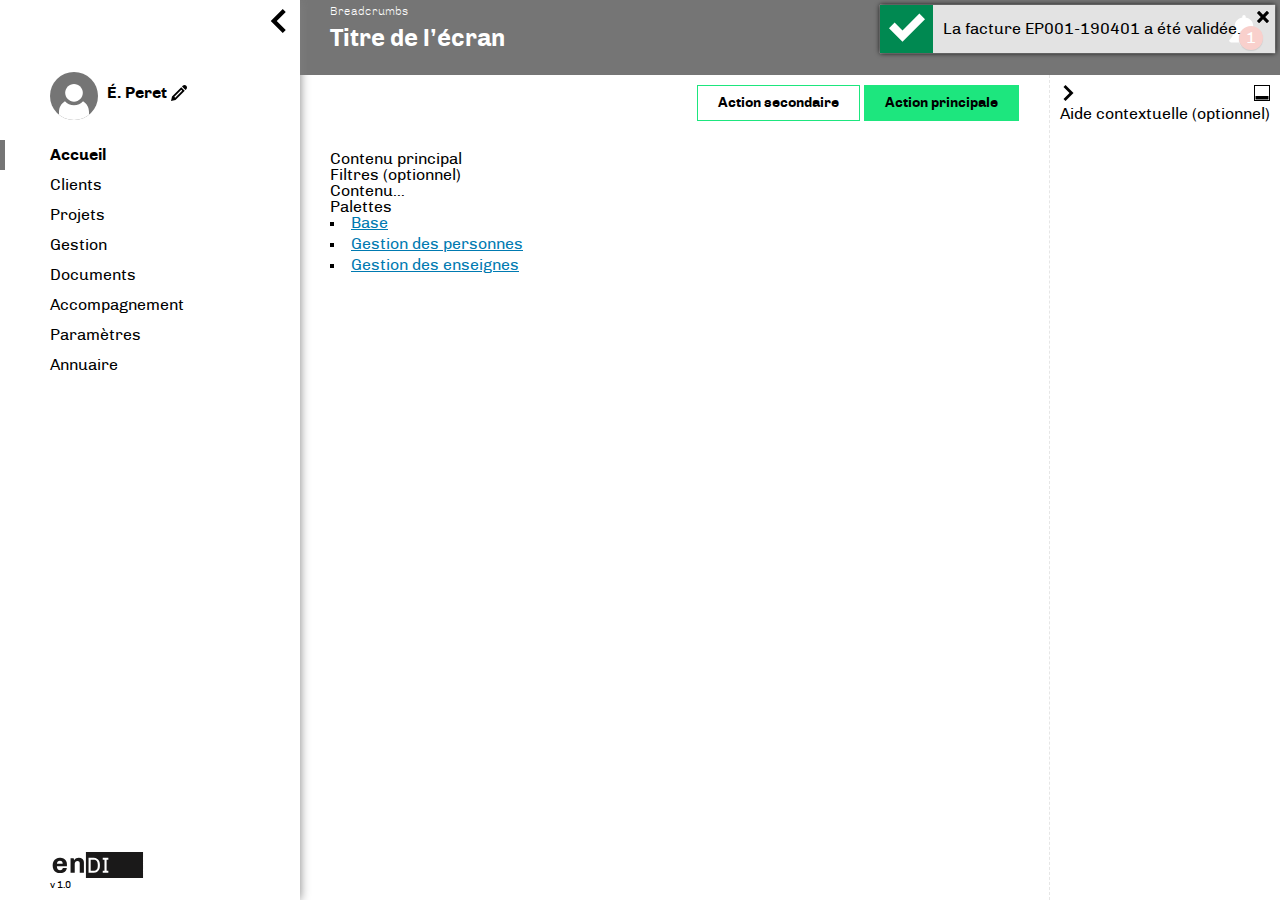
<file: html/layout.html>
<!DOCTYPE html>
<html lang="fr">
<head>
	<meta charset="utf-8" />
	<title>Structure d’écran – enDI</title>
	<meta name="viewport" content="width=device-width,initial-scale=1,minimal-ui">
	<link rel="stylesheet" href="../css/main.css" type="text/css" media="screen,projection,print">
</head>
<body class="theme_default">
<!-- 
classes possibles sur le body :
- theme_default (palette par défaut) | theme_manage_people (palette gestion des personnes) | theme_manage_entity (palette gestion des enseignes)
- menu_mini (menu minimisé) - sans classe le menu est maximisé
- help_mini (aide contextuelle minimisée) - sans classe l’aide contextuelle est maximisée
- help_side (aide contextuelle en bas d’écran) | help_bottom (aide contextuelle sur le côté droit de l’écran) - sans classe l’aide contextuelle est positionnée automatiquement
 -->
	<div class="base_layout layout flex screen">
		<div id="demo_base_menu" class="base_menu flex">
			<p class="access_tools" role="navigation" aria-label="page">
				<a href="#target_content">aller au contenu</a>
				<a href="#target_menu">au menu</a>
			</p>
			<ul class="menu_tools">
				<li class="menu">
					<a href="javascript:void(0);" onclick="toggleOpen('demo_base_menu');" title="afficher le menu" class="icon">
						<svg><use href="../resources/icons.svg#menu" xlink:href="../resources/icons.svg#menu"></use></svg>
						<span class="screen-reader-text">afficher le menu</span>
					</a>
				</li>
				<li class="menu_size mini">
					<a href="javascript:void(0);" onclick="resize('menu');" title="minimiser le menu" class="icon">
						<svg><use href="../resources/icons.svg#arrow-triangle-left" xlink:href="../resources/icons.svg#arrow-triangle-left"></use></svg>
						<span class="screen-reader-text">minimiser le menu</span>
					</a>
				</li>
				<li class="menu_size maxi">
					<a href="javascript:void(0);" onclick="resize('menu');" title="maximiser le menu" class="icon menu_size">
						<svg><use href="../resources/icons.svg#arrow-triangle-right" xlink:href="../resources/icons.svg#arrow-triangle-right"></use></svg>
						<span class="screen-reader-text">maximiser le menu</span>
					</a>
				</li>
			</ul>
			<header>
				<span class="user_avatar">
					<svg><use href="../resources/icons.svg#user" xlink:href="../resources/icons.svg#user"></use></svg>
				</span> 
				<a href="javascript:void(0);" title="modifier votre profil" class="icon edit">
					É. Peret
					<svg><use href="../resources/icons.svg#edit" xlink:href="../resources/icons.svg#edit"></use></svg>
					<span class="screen-reader-text">modifier votre profil</span>
				</a>
				<span class="icon theme people" title="vous gérez une personne">
					<svg><use href="../resources/icons.svg#user-full" xlink:href="../resources/icons.svg#user-full"></use></svg>
					<span class="screen-reader-text">vous gérez une personne</span>
				</span>
				<span class="icon theme entity" title="vous gérez une entité">
					<svg><use href="../resources/icons.svg#entity" xlink:href="../resources/icons.svg#entity"></use></svg>
					<span class="screen-reader-text">vous gérez une enseigne</span>
				</span>
			</header>
			<nav id="target_menu" role="navigation">
				<ul>
					<li class="current_item"><a href="javascript:void(0);">Accueil</a></li>
					<li><a href="javascript:void(0);">Clients</a></li>
					<li><a href="javascript:void(0);">Projets</a></li>
					<li><a href="javascript:void(0);">Gestion</a></li>
					<li><a href="javascript:void(0);">Documents</a></li>
					<li><a href="javascript:void(0);">Accompagnement</a></li>
					<li><a href="javascript:void(0);">Paramètres</a></li>
					<li><a href="javascript:void(0);">Annuaire</a></li>
				</ul>
			</nav>
			<footer>
				<img width="94" height="26" alt="Logo enDI - entreprendre DIFFÉREMMENT" title="entreprendre DIFFÉREMMENT" src="../resources/endi_logo-noir.svg"><br>
				v 1.0
			</footer>
		</div>
		<div class="base_content layout flex">
			<header id="demo_main_header" class="main_header" role="banner">
				<div class="header_content layout flex">
					<div>
						<p class="breadcrumbs">
							Breadcrumbs
						</p>
						<h1>
							Titre de l’écran
						</h1>
					</div>
					<ul class="layout flex tools">
						<li>
							<a href="javascript:void(0);" onclick="showNotifs();" title="2 notifications" class="icon">
								<svg><use href="../resources/icons.svg#bell" xlink:href="../resources/icons.svg#bell"></use></svg>
								<span class="bubble">1</span><span class="screen-reader-text"> notification</span>
							</a>
						</li>
					</ul>
				</div>
			</header>
			<div class="main_area">
				<main id="target_content" class="" role="main">
					<div class="main_actions">
						<button>
							Action secondaire
						</button>				
						<button type="submit" class="main">
							Action principale
						</button>				
					</div>
					<div class="main_content">
						<div>
							Contenu principal
						</div>
						<div>
							Filtres (optionnel)
						</div>
						<div style="height: 75vh;">
							Contenu…
							<h5>Palettes</h5>
							<ul>
								<li><a href="javascript:void(0);" onclick="colourScheme( 'theme_default' );">Base</a></li>
								<li><a href="javascript:void(0);" onclick="colourScheme( 'theme_manage_people' );">Gestion des personnes</a></li>
								<li><a href="javascript:void(0);" onclick="colourScheme( 'theme_manage_entity' );">Gestion des enseignes</a></li>
							</ul>
						</div>
					</div>
				</main>
				<div class="context_help" role="complementary">
					<ul class="help_tools">
						<li class="help_mini">
							<a href="javascript:void(0);" onclick="resize('help');" title="minimiser l’aide contextuelle" class="icon">
								<svg class="help_mini_side"><use href="../resources/icons.svg#arrow-triangle-right" xlink:href="../resources/icons.svg#arrow-triangle-right"></use></svg>
								<svg class="help_mini_bottom"><use href="../resources/icons.svg#arrow-triangle-down" xlink:href="../resources/icons.svg#arrow-triangle-down"></use></svg>
								<span class="screen-reader-text">minimiser l’aide contextuelle</span>
							</a>
						</li>
						<li class="help_maxi">
							<a href="javascript:void(0);" onclick="resize('help');" title="maximiser l’aide contextuelle" class="icon">
								<svg class="help_maxi_side"><use href="../resources/icons.svg#arrow-triangle-left" xlink:href="../resources/icons.svg#arrow-triangle-left"></use></svg>
								<svg class="help_maxi_bottom"><use href="../resources/icons.svg#arrow-triangle-up" xlink:href="../resources/icons.svg#arrow-triangle-up"></use></svg>
								<span class="screen-reader-text">maximiser l’aide contextuelle</span>
							</a>
						</li>
						<li class="help_side">
							<a href="javascript:void(0);" onclick="toggleHelp('help_side');" title="afficher l’aide contextuelle sur le côté" class="icon">
								<svg><use href="../resources/icons.svg#position-side" xlink:href="../resources/icons.svg#position-side"></use></svg>
								<span class="screen-reader-text">afficher l’aide contextuelle sur le côté</span>
							</a>
						</li>
						<li class="help_bottom">
							<a href="javascript:void(0);" onclick="toggleHelp('help_bottom');" title="afficher l’aide contextuelle en bas" class="icon">
								<svg><use href="../resources/icons.svg#position-down" xlink:href="../resources/icons.svg#position-down"></use></svg>
								<span class="screen-reader-text">afficher l’aide contextuelle en bas</span>
							</a>
						</li>
					</ul>
					<div class="help_content">
						Aide contextuelle (optionnel)
					</div>
				</div>
			</div>
		</div>
	</div>
	<div id="notifications" class="notifications">
		<h2 class="screen-reader-text">Notifications</h2>
		<ul>
			<li class="success open">
				<span class="icon">
					<svg><use href="../resources/icons.svg#check" xlink:href="../resources/icons.svg#check"></use></svg>
				</span>
				<span class="text">La facture EP001-190401 a été validée.</span>
				<a href="javascript:void(0);" title="Fermer cette notification" onclick="toggleOpen( this.parentNode );" class="icon close">
					<svg><use href="../resources/icons.svg#cross" xlink:href="../resources/icons.svg#cross"></use></svg>
					<span class="screen-reader-text">Fermer cette notification</span>
				</a>
			</li>
		</ul>
	</div>

<script src="../js/demoScript.js"></script>

</body>
</html>
</file>
<file: css/main.css>
body,
h1,
h2,
h3,
fieldset,
legend,
input,
ul,
li,
p {
  margin: 0;
  padding: 0; }

ul {
  list-style-type: none; }

legend,
fieldset {
  border: 0 none; }

html {
  -webkit-box-sizing: border-box;
  -moz-box-sizing: border-box;
  box-sizing: border-box; }

*,
*::before,
*::after {
  -webkit-box-sizing: inherit;
  -moz-box-sizing: inherit;
  box-sizing: inherit; }

form {
  font-size: 14px;
  font-size: .875rem; }
  form > div {
    padding-bottom: 10px; }

label {
  display: block; }

label[for] {
  font-weight: bold; }

input[type="text"],
input[type="password"] {
  border: 1px solid white;
  border-bottom-color: black;
  font-size: 14px;
  font-size: .875rem;
  padding: 10px 0; }

input[type="text"]:focus,
input[type="password"]:focus {
  box-shadow: 0 1px 0 rgba(128, 128, 128, 0.5), 0 2px 0 rgba(128, 128, 128, 0.2); }

button {
  background: white;
  border: 1px solid #1de67e;
  border-radius: 0;
  cursor: pointer;
  font-size: 14px;
  font-size: .875rem;
  font-weight: bold;
  padding: 10px 20px; }
  button.icon.only {
    padding: 10px; }

button.main {
  background: #1de67e; }

button[aria-disabled='true'],
button.disabled {
  border-color: gray;
  cursor: default; }

button.main[aria-disabled='true'],
button.main.disabled {
  background-color: gray;
  color: white; }

button:not(.disabled):hover,
button:not([aria-disabled='true']):hover,
button:not(.disabled):focus,
button:not([aria-disabled='true']):focus,
button:not(.disabled):active,
button:not([aria-disabled='true']):active {
  box-shadow: 0 2px 4px gray; }

button svg {
  vertical-align: text-bottom; }
button svg:first-child {
  margin-right: 5px; }
button svg:last-child {
  margin-left: 5px; }
button.icon.only svg {
  margin: 0; }

.search_form input:only-of-type {
  flex: 1 0 auto;
  margin-right: 5px; }
.search_form button {
  flex: 0 0 auto; }

progress {
  background: rgba(128, 128, 128, 0.1);
  border: 0 none;
  color: #757575;
  display: block;
  height: 16px;
  width: 100%; }

progress:not([value]) {
  animation: move 2s linear infinite;
  background-image: linear-gradient(-45deg, rgba(128, 128, 128, 0.5) 25%, #b0b0b0 25%, #b0b0b0 50%, rgba(128, 128, 128, 0.5) 50%, rgba(128, 128, 128, 0.5) 75%, #b0b0b0 75%, #b0b0b0 100%);
  background-size: 24px 24px;
  color: rgba(128, 128, 128, 0.5); }

progress::-moz-progress-bar {
  background: #757575; }

progress.target::-moz-progress-bar {
  background: rgba(128, 128, 128, 0.8); }

progress.positive::-moz-progress-bar {
  background: #008951; }

progress.negative::-moz-progress-bar {
  background: #e11400; }

progress.caution::-moz-progress-bar {
  background: #ff9600; }

progress:not([value])::-moz-progress-bar {
  background: transparent; }

progress::-webkit-progress-bar {
  background: transparent; }

progress::-webkit-progress-value {
  background: #757575; }

progress.target::-webkit-progress-value {
  background: rgba(128, 128, 128, 0.8); }

progress.error::-webkit-progress-value {
  background: transparent; }

progress.positive::-webkit-progress-value {
  background: #008951; }

progress.negative::-webkit-progress-value {
  background: #e11400; }

progress.caution::-webkit-progress-value {
  background: #ff9600; }

progress:not([value])::-webkit-progress-value {
  background: transparent; }

@keyframes move {
  0% {
    background-position: 0 0; }
  100% {
    background-position: 24px 24px; } }
.progress_indicator {
  padding: 16px 0;
  position: relative; }
  .progress_indicator .value_info {
    display: block;
    line-height: 16px;
    white-space: nowrap; }
    .progress_indicator .value_info.current {
      font-size: 14px;
      font-size: .875rem;
      font-weight: bold;
      left: 0;
      padding: 0 2px;
      position: absolute;
      text-align: right;
      top: 0; }
    .progress_indicator .value_info.target {
      font-size: 12px;
      font-size: .75rem;
      text-align: right; }
    .progress_indicator .value_info svg {
      height: 8px;
      position: absolute;
      top: 32px;
      width: 8px; }
  .progress_indicator progress:not(.positive) ~ .value_info.target {
    border-right: 1px solid rgba(128, 128, 128, 0.2);
    padding-right: 8px;
    width: 100%; }
    .progress_indicator progress:not(.positive) ~ .value_info.target svg {
      right: -4px; }
  .progress_indicator progress.positive ~ .value_info.target {
    border-left: 1px solid rgba(128, 128, 128, 0.2);
    padding-left: 8px;
    position: absolute;
    right: 0;
    top: 32px;
    text-align: left; }
    .progress_indicator progress.positive ~ .value_info.target svg {
      left: -5px;
      top: 0; }

.main_header {
  background: #757575;
  color: white;
  flex: 0 0 auto;
  height: 75px;
  padding: 5px 30px; }
  .main_header .breadcrumbs {
    font-size: 12px;
    font-size: .75rem;
    font-weight: 200; }
  .main_header h1 {
    padding-top: 10px; }
  .main_header.positive {
    background: #008951 !important; }
  .main_header.negative {
    background: #e11400 !important; }
  .main_header .header_content {
    justify-content: space-between; }
  .main_header ul.tools {
    list-style-type: none;
    margin-right: -10px;
    padding-top: 10px; }
    .main_header ul.tools li {
      margin-left: 20px; }
    .main_header ul.tools a {
      color: white; }
      .main_header ul.tools a svg {
        fill: white;
        height: 32px;
        width: 32px; }

.theme_default .main_header {
  background: #757575; }

.theme_manage_people .main_header {
  background: #005c98; }

.theme_manage_entity .main_header {
  background: #066243; }

div.context_help .help_tools {
  display: flex;
  list-style-type: none;
  padding: 0; }

body.help_mini .help_content {
  display: none; }

@media (min-width: 1200px) {
  body:not(.help_bottom) div.context_help {
    border-left: 1px dashed rgba(128, 128, 128, 0.2);
    padding: 10px;
    min-width: 150px;
    max-width: 300px;
    overflow: auto;
    position: sticky;
    right: 0;
    top: 0; }
    body:not(.help_bottom) div.context_help .help_tools {
      justify-content: space-between; }
      body:not(.help_bottom) div.context_help .help_tools .help_side,
      body:not(.help_bottom) div.context_help .help_tools .help_mini_bottom,
      body:not(.help_bottom) div.context_help .help_tools .help_maxi {
        display: none; }
  body:not(.help_bottom).help_mini div.context_help {
    min-width: 32px;
    width: 32px;
    overflow: hidden; }
    body:not(.help_bottom).help_mini div.context_help .help_tools {
      flex-wrap: wrap; }
      body:not(.help_bottom).help_mini div.context_help .help_tools .help_mini,
      body:not(.help_bottom).help_mini div.context_help .help_tools .help_maxi_bottom {
        display: none; }
      body:not(.help_bottom).help_mini div.context_help .help_tools .help_maxi {
        display: block; }

  body.help_bottom div.context_help {
    border-top: 1px dashed rgba(128, 128, 128, 0.2);
    padding: 10px 30px;
    width: 100%; }
    body.help_bottom div.context_help .help_tools {
      justify-content: flex-end; }
      body.help_bottom div.context_help .help_tools .help_bottom,
      body.help_bottom div.context_help .help_tools .help_mini_side,
      body.help_bottom div.context_help .help_tools .help_maxi {
        display: none; }
      body.help_bottom div.context_help .help_tools li {
        text-align: right;
        width: 32px; }
  body.help_bottom.help_mini div.context_help {
    height: 32px;
    overflow: hidden; }
    body.help_bottom.help_mini div.context_help .help_tools .help_mini,
    body.help_bottom.help_mini div.context_help .help_tools .help_maxi_side {
      display: none; }
    body.help_bottom.help_mini div.context_help .help_tools .help_maxi {
      display: block; } }
@media (max-width: 1200px) {
  div.context_help {
    border-top: 1px dashed rgba(128, 128, 128, 0.2);
    padding: 10px 30px;
    width: 100%; }
    div.context_help .help_tools {
      justify-content: flex-end; }
      div.context_help .help_tools .help_bottom,
      div.context_help .help_tools .help_side,
      div.context_help .help_tools .help_mini_side,
      div.context_help .help_tools .help_maxi_side,
      div.context_help .help_tools .help_maxi {
        display: none; }

  body.help_mini div.context_help {
    height: 32px;
    overflow: hidden; }
    body.help_mini div.context_help .help_tools .help_mini {
      display: none; }
    body.help_mini div.context_help .help_tools .help_maxi {
      display: block; } }
.layout.flex {
  display: flex; }
.layout.third > div:first-child {
  width: 33.3333%; }
.layout.third > div:last-child {
  width: 66.6666%; }

.base_layout {
  height: 100vh;
  overflow: hidden;
  width: 100vw; }

.base_content {
  flex: 1 0 auto;
  flex-direction: column;
  height: 100vh;
  overflow: hidden; }

.main_area {
  flex: 1 0 auto;
  overflow: auto; }

@media (max-width: 1024px) {
  .layout.flex {
    flex-wrap: wrap; }
  .layout.third > div:first-child,
  .layout.third > div:last-child {
    width: 100%; }

  .base_content {
    min-height: 100vh;
    height: auto; } }
.main_area li {
  padding-bottom: 5px; }

.main_area {
  height: calc( 100vh - 75px );
  transition: width .25s ease-out; }
  .main_area > main {
    flex: 1 0 auto; }
    .main_area > main:only-child {
      max-width: 100%; }

.main_actions {
  background: white;
  margin-left: 25px;
  padding: 10px 30px 10px 5px;
  position: sticky;
  text-align: right;
  top: 0; }

.main_content {
  padding: 20px 30px; }

@media (min-width: 1025px) {
  .main_area {
    width: calc( 100vw - 250px ); }

  body.menu_mini .main_area {
    width: calc( 100vw - 40px ); } }
@media (min-width: 1200px) {
  .main_area {
    width: calc( 100vw - 300px ); }

  body:not(.help_bottom) .main_area {
    display: flex; } }
@media (max-width: 1024px) {
  .main_area,
  .base_content {
    width: calc( 100vw - 42px ); } }
.base_menu {
  align-items: flex-start;
  background: white;
  box-shadow: 0 0 10px gray;
  display: flex;
  flex-direction: column;
  flex: 0 0 auto;
  justify-content: space-between;
  position: relative;
  transition: margin .25s ease-out; }
  .base_menu > *:not(nav) {
    flex: 0 0 auto;
    padding: 10px 50px; }
  .base_menu > nav {
    flex: 1 0 auto;
    padding: 10px 0;
    width: 100%; }
  .base_menu .access_tools {
    margin-left: -400px; }
    .base_menu .access_tools a {
      display: block;
      margin-bottom: 5px;
      transition: transform .15s ease-out; }
    .base_menu .access_tools:focus a,
    .base_menu .access_tools a:focus {
      transform: translate(360px); }
  .base_menu .menu_tools {
    list-style-type: none;
    padding: 0;
    position: absolute;
    top: 5px;
    right: 5px; }
    .base_menu .menu_tools .icon svg {
      height: 24px;
      margin: 4px;
      width: 24px; }
  .base_menu header {
    font-weight: bold;
    position: relative;
    width: 100%; }
    .base_menu header .user_avatar {
      background: #757575;
      border-radius: 50%;
      display: inline-block;
      height: 48px;
      margin-right: 5px;
      vertical-align: middle;
      width: 48px; }
      .base_menu header .user_avatar img,
      .base_menu header .user_avatar svg {
        height: 48px;
        clip-path: circle(24px at center);
        width: 48px; }
      .base_menu header .user_avatar svg {
        fill: white; }
    .base_menu header a {
      color: black;
      text-decoration: none; }
    .base_menu header a:hover,
    .base_menu header a:focus,
    .base_menu header a:active {
      text-decoration: underline; }
    .base_menu header .icon.theme {
      background: rgba(128, 128, 128, 0.2);
      display: none;
      height: 40px;
      position: absolute;
      right: 0;
      top: 14px;
      width: 40px;
      z-index: 10; }
      .base_menu header .icon.theme svg {
        fill: white;
        height: 32px;
        margin: 4px;
        width: 32px; }
    .base_menu header ul {
      z-index: 5; }
  .base_menu nav ul {
    list-style-type: none;
    width: 100%; }
    .base_menu nav ul li {
      display: block; }
    .base_menu nav ul a {
      border-left: 5px solid white;
      color: black;
      display: block;
      padding: 7px 10px 7px 45px;
      text-decoration: none; }
      .base_menu nav ul a:hover, .base_menu nav ul a:focus {
        background: #757575;
        color: white; }
      .base_menu nav ul a:active {
        border-color: #757575; }
    .base_menu nav ul li.current_item > a {
      border-color: #757575;
      font-weight: bold; }
  .base_menu footer {
    font-size: 10px;
    font-size: .625rem; }

@media (min-height: 1001px) {
  div.base_menu nav ul a {
    padding-bottom: 10px;
    padding-top: 10px; } }
@media (min-width: 1025px) {
  .menu_tools .menu,
  .menu_tools .menu_size.maxi {
    display: none; }

  body.menu_mini .base_menu {
    margin-left: -210px; }
    body.menu_mini .base_menu nav,
    body.menu_mini .base_menu header .user_avatar,
    body.menu_mini .base_menu header a,
    body.menu_mini .base_menu footer {
      visibility: hidden; }
  body.menu_mini .menu_tools .menu_size.maxi {
    display: block; }
  body.menu_mini .menu_tools .menu_size.mini {
    display: none; }

  .base_menu {
    width: 250px; }

  .base_content {
    width: calc( 100vw - 250px ); } }
@media (min-width: 1200px) {
  .base_menu {
    width: 300px; }

  .base_content {
    width: calc( 100vw - 300px ); }

  body.menu_mini .base_menu {
    margin-left: -260px; } }
@media (max-width: 1024px) {
  .menu_tools .menu_size {
    display: none; }

  .base_menu {
    margin-left: -260px;
    width: 300px; }
    .base_menu nav,
    .base_menu footer {
      opacity: 0;
      transition: opacity .25s .1s ease-out; }
    .base_menu .menu_tools .menu {
      display: block; }

  .base_menu.open {
    margin-left: 0;
    margin-right: -260px;
    z-index: 10; }
    .base_menu.open nav,
    .base_menu.open header,
    .base_menu.open footer {
      opacity: 1; } }
.theme_default .base_menu header .user_avatar {
  background: #757575; }
.theme_default .base_menu nav ul a:hover,
.theme_default .base_menu nav ul a:focus {
  background: #757575; }
.theme_default .base_menu nav ul a:active,
.theme_default .base_menu nav ul li.current_item > a {
  border-color: #757575; }

.theme_manage_people .base_menu header .user_avatar {
  background: #005c98; }
.theme_manage_people .base_menu header .icon.theme.people {
  display: block; }
.theme_manage_people .base_menu nav ul a:hover,
.theme_manage_people .base_menu nav ul a:focus {
  background: #005c98; }
.theme_manage_people .base_menu nav ul a:active,
.theme_manage_people .base_menu nav ul li.current_item > a {
  border-color: #005c98; }

.theme_manage_entity .base_menu header .user_avatar {
  background: #066243; }
.theme_manage_entity .base_menu header .icon.theme.entity {
  display: block; }
.theme_manage_entity .base_menu nav ul a:hover,
.theme_manage_entity .base_menu nav ul a:focus {
  background: #066243; }
.theme_manage_entity .base_menu nav ul a:active,
.theme_manage_entity .base_menu nav ul li.current_item > a {
  border-color: #066243; }

.notifications {
  position: absolute;
  right: 0;
  top: 0; }
  .notifications ul {
    list-style-type: none; }
  .notifications li {
    align-items: center;
    background: rgba(255, 255, 255, 0.8);
    border-left: 5px solid white;
    box-shadow: 0 0 1px white, 0 0 5px black;
    display: flex;
    justify-content: space-between;
    margin: 5px; }
    .notifications li[class] span.icon svg {
      fill: white; }
    .notifications li.success {
      border-left-color: #008951; }
      .notifications li.success span.icon {
        background: #008951; }
    .notifications li.error {
      border-left-color: #e11400; }
      .notifications li.error span.icon {
        background: #e11400; }
    .notifications li.caution {
      border-left-color: #ff9600; }
      .notifications li.caution span.icon {
        background: #ff9600; }
    .notifications li.neutral {
      border-left-color: #007ab1; }
      .notifications li.neutral span.icon {
        background: #007ab1; }
    .notifications li .text {
      padding: 5px 10px;
      width: calc( 100% - 58px ); }
    .notifications li:not(.open) {
      display: none; }
  .notifications span {
    display: inline-block; }
  .notifications span.icon {
    flex: 0 0 auto;
    height: 48px;
    width: 48px; }
    .notifications span.icon svg {
      fill: black;
      height: 36px;
      margin: 4px;
      width: 36px; }
  .notifications .close {
    align-self: flex-start; }
    .notifications .close svg {
      fill: black; }

@media (max-width: 600px) {
  .notifications li {
    max-width: 100vw; } }
@media (min-width: 601px) {
  .notifications li {
    max-width: 50vw; } }
table th {
  background: rgba(128, 128, 128, 0.1); }
table th,
table td {
  font-size: 14px;
  font-size: .875rem;
  padding: 4px 2px; }
table td {
  text-align: center; }
table .colText {
  text-align: left; }
  table .colText a {
    color: black;
    display: block;
    line-height: 1.25em;
    text-decoration: underline; }
  table .colText a:hover,
  table .colText a:focus,
  table .colText a:active {
    text-decoration: none; }
table .colActions {
  text-align: right; }
table .colState {
  text-align: center;
  white-space: nowrap; }
table .colNumber {
  text-align: right; }
table .colDate {
  width: 8em; }
table td.colState {
  font-size: 14px;
  font-size: .825rem; }
table tbody tr:nth-child(2n) td {
  background: rgba(128, 128, 128, 0.05); }
table tfoot tr:first-child td {
  border-top: 1px solid rgba(128, 128, 128, 0.1); }
table h4 {
  text-align: left; }

@font-face {
  font-family: 'Chivo';
  src: url("../resources/fonts/chivo-light-webfont.eot");
  src: url("../resources/fonts/chivo-light-webfont.woff2") format("woff2"), url("../resources/fonts/chivo-light-webfont.woff") format("woff"), url("../resources/fonts/chivo-light-webfont.ttf") format("truetype"), url("../resources/fonts/chivo-light-webfont.eot?#iefix") format("embedded-opentype");
  font-weight: 200;
  font-style: normal; }
@font-face {
  font-family: 'Chivo';
  src: url("../resources/fonts/chivo-lightitalic-webfont.eot");
  src: url("../resources/fonts/chivo-lightitalic-webfont.woff2") format("woff2"), url("../resources/fonts/chivo-lightitalic-webfont.woff") format("woff"), url("../resources/fonts/chivo-lightitalic-webfont.ttf") format("truetype"), url("../resources/fonts/chivo-lightitalic-webfont.eot?#iefix") format("embedded-opentype");
  font-weight: 200;
  font-style: italic; }
@font-face {
  font-family: 'Chivo';
  src: url("../resources/fonts/chivo-regular-webfont.eot");
  src: url("../resources/fonts/chivo-regular-webfont.woff2") format("woff2"), url("../resources/fonts/chivo-regular-webfont.woff") format("woff"), url("../resources/fonts/chivo-regular-webfont.ttf") format("truetype"), url("../resources/fonts/chivo-regular-webfont.eot?#iefix") format("embedded-opentype");
  font-weight: normal;
  font-style: normal; }
@font-face {
  font-family: 'Chivo';
  src: url("../resources/fonts/chivo-italic-webfont.eot");
  src: url("../resources/fonts/chivo-italic-webfont.woff2") format("woff2"), url("../resources/fonts/chivo-italic-webfont.woff") format("woff"), url("../resources/fonts/chivo-italic-webfont.ttf") format("truetype"), url("../resources/fonts/chivo-italic-webfont.eot?#iefix") format("embedded-opentype");
  font-weight: normal;
  font-style: italic; }
@font-face {
  font-family: 'Chivo';
  src: url("../resources/fonts/chivo-bold-webfont.eot");
  src: url("../resources/fonts/chivo-bold-webfont.woff2") format("woff2"), url("../resources/fonts/chivo-bold-webfont.woff") format("woff"), url("../resources/fonts/chivo-bold-webfont.ttf") format("truetype"), url("../resources/fonts/chivo-bold-webfont.eot?#iefix") format("embedded-opentype");
  font-weight: bold;
  font-style: normal; }
@font-face {
  font-family: 'Chivo';
  src: url("../resources/fonts/chivo-bolditalic-webfont.eot");
  src: url("../resources/fonts/chivo-bolditalic-webfont.woff2") format("woff2"), url("../resources/fonts/chivo-bolditalic-webfont.woff") format("woff"), url("../resources/fonts/chivo-bolditalic-webfont.ttf") format("truetype"), url("../resources/fonts/chivo-bolditalic-webfont.eot?#iefix") format("embedded-opentype");
  font-weight: bold;
  font-style: italic; }
@font-face {
  font-family: 'Chivo';
  src: url("../resources/fonts/chivo-black-webfont.eot");
  src: url("../resources/fonts/chivo-black-webfont.woff2") format("woff2"), url("../resources/fonts/chivo-black-webfont.woff") format("woff"), url("../resources/fonts/chivo-black-webfont.ttf") format("truetype"), url("../resources/fonts/chivo-black-webfont.eot?#iefix") format("embedded-opentype");
  font-weight: 900;
  font-style: normal; }
@font-face {
  font-family: 'Chivo';
  src: url("../resources/fonts/chivo-blackitalic-webfont.eot");
  src: url("../resources/fonts/chivo-blackitalic-webfont.woff2") format("woff2"), url("../resources/fonts/chivo-blackitalic-webfont.woff") format("woff"), url("../resources/fonts/chivo-blackitalic-webfont.ttf") format("truetype"), url("../resources/fonts/chivo-blackitalic-webfont.eot?#iefix") format("embedded-opentype");
  font-weight: 900;
  font-style: italic; }
body,
input,
textarea,
button {
  color: black;
  font-family: 'Chivo', sans-serif; }

h1 {
  font-size: 24px;
  font-size: 1.5rem;
  font-weight: bold; }

h2 {
  font-size: 22px;
  font-size: 1.25rem;
  font-weight: bold; }

h3 {
  font-size: 18px;
  font-size: 1.125rem;
  font-weight: bold;
  margin-bottom: .2em; }

h4 {
  font-size: 16px;
  font-size: 1rem;
  font-weight: bold;
  margin-bottom: .2em; }

h5 {
  font-size: 16px;
  font-size: 1rem;
  font-weight: normal;
  margin-bottom: .2em; }

h6 {
  font-size: 14px;
  font-size: .875rem;
  font-weight: bold;
  margin-bottom: .2em; }

.dashboard {
  flex-wrap: wrap;
  justify-content: space-around;
  margin: -10px;
  padding-top: 20px; }
  .dashboard .dash_elem {
    margin: 10px;
    width: calc( 50% - 20px);
    min-height: 250px; }
    .dashboard .dash_elem:not(.empty) {
      box-shadow: 0 0 5px #757575; }
    .dashboard .dash_elem.empty {
      align-items: center;
      border: 1px dashed rgba(128, 128, 128, 0.2);
      justify-content: center; }
  .dashboard h2 {
    border-bottom: 1px solid rgba(128, 128, 128, 0.1);
    position: relative; }
    .dashboard h2 .icon:first-child {
      height: 2.5em;
      display: inline-block;
      margin-right: 5px;
      vertical-align: -.8em;
      width: 2.5em; }
      .dashboard h2 .icon:first-child svg {
        display: block;
        fill: white;
        height: 1.5em;
        margin: .5em;
        width: 1.5em; }
    .dashboard h2 .icon.close {
      right: 0;
      position: absolute; }
  .dashboard h3 {
    margin: 10px 10px 0; }
    .dashboard h3 + table {
      margin-top: 0; }
  .dashboard ul {
    list-style-type: none;
    padding: 10px; }
    .dashboard ul.events li {
      border-bottom: 1px solid rgba(128, 128, 128, 0.1);
      padding-bottom: 10px; }
    .dashboard ul.events h3 {
      margin: 10px 0 5px; }
    .dashboard ul.favourites {
      align-items: center;
      flex-wrap: wrap;
      font-size: 14px;
      font-size: .875rem;
      justify-content: center; }
      .dashboard ul.favourites a {
        background: #1de67e;
        color: black;
        display: block;
        height: 144px;
        margin: 5px;
        text-align: center;
        text-decoration: none;
        width: 144px; }
        .dashboard ul.favourites a svg {
          height: 64px;
          fill: black;
          margin: 24px 40px 12px;
          width: 64px; }
        .dashboard ul.favourites a:hover, .dashboard ul.favourites a:focus, .dashboard ul.favourites a:active {
          box-shadow: 0 2px 4px gray; }
    .dashboard ul.social_wall li {
      display: flex;
      padding-bottom: 10px; }
    .dashboard ul.social_wall img {
      flex: 0 0 auto;
      height: 64px;
      margin: 0 10px 5px 0;
      width: 64px; }
    .dashboard ul.social_wall h5 {
      margin-top: 0; }
    .dashboard ul.social_wall time {
      color: #b0b0b0;
      font-size: 10px;
      font-size: .725rem; }
  .dashboard .search_form {
    padding: 5px 10px; }
  .dashboard .progress_indicator {
    margin: 0 10px; }
  .dashboard .calendar_top {
    padding: 5px 10px; }
    .dashboard .calendar_top div {
      width: 50%; }
      .dashboard .calendar_top div:last-child {
        text-align: right; }
  .dashboard table {
    margin: 10px 5px;
    width: calc( 100% - 10px ); }
    .dashboard table tfoot td {
      padding-top: 10px; }

@media (max-width: 1024px) {
  .dashboard .dash_elem {
    width: calc( 100% - 20px); } }
.theme_default .dashboard h2 .icon:first-child {
  background: #757575; }

.theme_manage_people .dashboard h2 .icon:first-child {
  background: #005c98; }

.theme_manage_entity .dashboard h2 .icon:first-child {
  background: #066243; }

.entities_choice {
  padding: 20px 0; }
  .entities_choice ul {
    list-style-type: none;
    padding: 20px 0; }
  .entities_choice li {
    margin: 0 10px 10px 0;
    min-width: 200px;
    width: calc( 33.3333% - 10px ); }
  .entities_choice li a {
    background: #1de67e;
    color: black;
    display: block;
    height: 100%;
    padding: 10px;
    text-decoration: none; }
    .entities_choice li a h2 {
      margin-bottom: 5px; }
    .entities_choice li a p {
      font-size: 14px;
      font-size: .875rem; }
    .entities_choice li a:hover, .entities_choice li a:focus, .entities_choice li a:active {
      box-shadow: 0 2px 4px gray; }
  .entities_choice .search_form {
    min-width: 200px;
    width: calc( 33.3333% - 10px ); }

@media (max-width: 1024px) {
  .entities_choice li,
  .entities_choice .search_form {
    width: calc( 50% - 10px ); } }
body.login .layout {
  height: 100vh; }
body.login .login_form {
  box-shadow: 0 0 10px gray;
  display: flex;
  flex-direction: column;
  justify-content: space-between;
  padding: 50px;
  z-index: 10; }
  body.login .login_form .endi_logo {
    flex: 1 0 auto; }
  body.login .login_form form {
    flex: 3 0 auto; }
    body.login .login_form form > div {
      padding-bottom: 30px; }
    body.login .login_form form input[type="text"],
    body.login .login_form form input[type="password"] {
      width: 100%; }
  body.login .login_form .login_footer {
    align-items: flex-end;
    display: flex;
    font-size: 12px;
    font-size: .75rem;
    justify-content: space-between;
    flex: 0 0 auto; }
    body.login .login_form .login_footer p:first-child {
      margin-right: 5px; }
    body.login .login_form .login_footer p:last-child {
      margin-left: 5px;
      text-align: right; }
    body.login .login_form .login_footer a {
      text-decoration: none; }
    body.login .login_form .login_footer a:hover,
    body.login .login_form .login_footer a:focus,
    body.login .login_form .login_footer a:active {
      text-decoration: underline; }
body.login .atwork_photo {
  background-color: gray;
  background-position: center;
  background-repeat: no-repeat;
  background-size: cover;
  position: relative; }
  body.login .atwork_photo > p {
    background: rgba(255, 255, 255, 0.5);
    bottom: 10px;
    font-size: 12px;
    font-size: .75rem;
    padding: 5px 10px;
    position: absolute;
    right: 10px;
    text-align: right;
    text-shadow: 0 0 1px white;
    max-width: calc( 100% - 20px ); }

@media (max-width: 500px) {
  body.login .login_form {
    padding: 20px; }
    body.login .login_form form {
      padding-top: 40px; } }
@media (min-width: 501px) and (max-width: 800px) {
  body.login .endi_logo {
    left: 50px;
    position: absolute;
    top: 50px; }
  body.login .login_form form,
  body.login .login_form .login_footer {
    margin-left: 178px; }
  body.login .login_form .login_footer {
    padding-top: 20px; } }
@media (max-width: 800px) {
  body.login .layout {
    height: auto;
    min-height: 100vh; }
  body.login .login_form form {
    flex: 1 0 auto; }
  body.login .atwork_photo {
    min-height: 50vh; } }
body {
  background: white; }

ul {
  list-style-type: square;
  list-style-position: inside; }

h1,
h2,
h3,
h4,
h5,
h6 {
  margin: 0; }
  h1 svg,
  h2 svg,
  h3 svg,
  h4 svg,
  h5 svg,
  h6 svg {
    height: 1em;
    width: 1em; }

a:link {
  color: #007ab1; }

a:visited {
  color: #67777e; }

a:hover,
a:focus,
a:active {
  text-decoration: none; }

.icon {
  display: inline-block;
  font-size: 16px;
  font-size: 1rem;
  position: relative; }
  .icon > svg {
    height: 16px;
    pointer-events: none;
    vertical-align: text-top;
    width: 16px; }
    .icon > svg title {
      display: none; }
  .icon.close svg {
    height: 12px;
    margin: 6px;
    width: 12px; }
  .icon .bubble {
    background: #e11400;
    border-radius: 50%;
    bottom: -3px;
    box-shadow: 0 1px 1px black;
    display: inline-block;
    color: white;
    height: 1.5em;
    line-height: 1.5em;
    position: absolute;
    right: -3px;
    text-align: center;
    width: 1.5em; }

a.icon:hover > svg,
a.icon:focus > svg,
a.icon:active > svg {
  filter: drop-shadow(0 1px 0 white);
  fill: #1de67e; }

.icon.state {
  background: gray;
  border-radius: 4px;
  display: inline-block;
  padding: 5px 4px 4px; }
  .icon.state svg {
    fill: white; }
  .icon.state.success, .icon.state.valid {
    background: #008951; }
  .icon.state.caution, .icon.state.unpaid {
    background: #ff9600; }
  .icon.state.partial_unpaid {
    background: linear-gradient(160deg, #008951 0%, #008951 50%, #ff9600 51%, #ff9600 100%); }
  .icon.state.error, .icon.state.invalid {
    background: #e11400; }
  .icon.state.draft {
    background: gray; }

.screen-reader-text {
  border: 0;
  clip: rect(1px, 1px, 1px, 1px);
  clip-path: inset(50%);
  height: 1px;
  margin: -1px;
  overflow: hidden;
  padding: 0;
  position: absolute !important;
  width: 1px;
  word-wrap: normal !important; }

.screen-reader-text:focus {
  background-color: #f1f1f1;
  border-radius: 3px;
  box-shadow: 0 0 2px 2px rgba(0, 0, 0, 0.6);
  clip: auto !important;
  clip-path: none;
  color: #21759b;
  display: block;
  font-size: 14px;
  font-size: 0.875rem;
  font-weight: bold;
  height: auto;
  left: 5px;
  line-height: normal;
  padding: 15px 23px 14px;
  text-decoration: none;
  top: 5px;
  width: auto;
  z-index: 100000; }

/*# sourceMappingURL=main.css.map */
</file>
